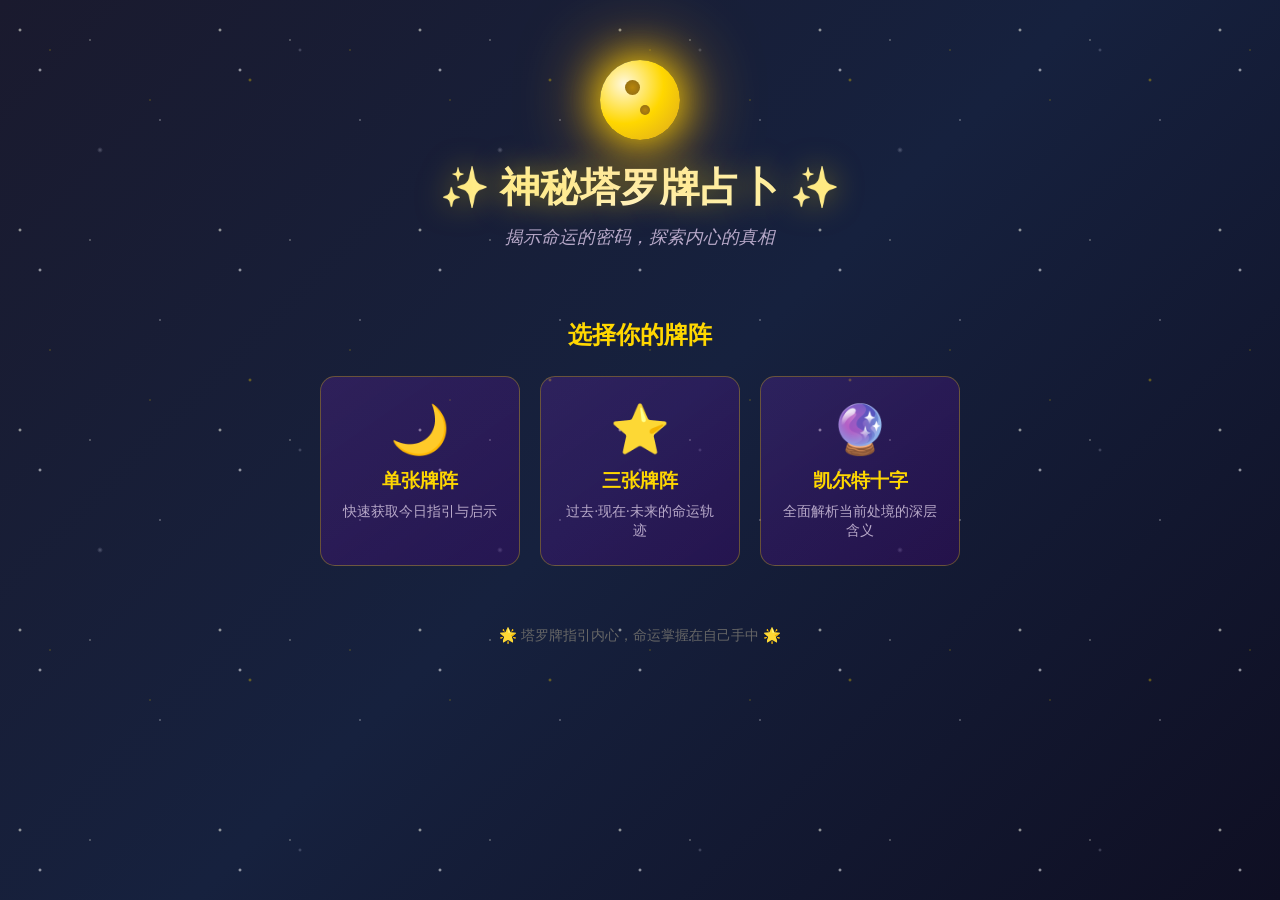
<file: tarot/index.html>
<!DOCTYPE html>
<html lang="zh-CN">
<head>
  <meta charset="UTF-8" />
  <meta name="viewport" content="width=device-width, initial-scale=1.0" />
  <title>神秘塔罗牌占卜</title>
  <link rel="stylesheet" href="styles.css" />
</head>
<body>
  <div class="stars"></div>
  <div class="stars2"></div>
  <div class="stars3"></div>

  <div class="container">
    <header class="header">
      <div class="moon">
        <div class="moon-crater"></div>
        <div class="moon-crater small"></div>
      </div>
      <h1>✨ 神秘塔罗牌占卜 ✨</h1>
      <p class="subtitle">揭示命运的密码，探索内心的真相</p>
    </header>

    <section class="spread-selection" id="spreadSelection">
      <h2>选择你的牌阵</h2>
      <div class="spread-options">
        <div class="spread-card" data-spread="single">
          <div class="spread-icon">🌙</div>
          <h3>单张牌阵</h3>
          <p>快速获取今日指引与启示</p>
        </div>
        <div class="spread-card" data-spread="three">
          <div class="spread-icon">⭐</div>
          <h3>三张牌阵</h3>
          <p>过去·现在·未来的命运轨迹</p>
        </div>
        <div class="spread-card" data-spread="celtic">
          <div class="spread-icon">🔮</div>
          <h3>凯尔特十字</h3>
          <p>全面解析当前处境的深层含义</p>
        </div>
      </div>
    </section>

    <section class="question-section" id="questionSection">
      <h2>在心中默念你的问题</h2>
      <textarea class="question-input" id="questionInput" placeholder="例如：我的爱情运势如何？未来事业走向怎样？" rows="3"></textarea>
      <button class="draw-btn" id="drawBtn">开始占卜</button>
    </section>

    <section class="card-area" id="cardArea">
      <div class="cards-layout" id="cardsLayout"></div>
    </section>

    <section class="reading-section" id="readingSection">
      <h2>🔮 塔罗解读</h2>
      <div class="reading-content" id="readingContent"></div>
      <button class="reset-btn" id="resetBtn">重新占卜</button>
    </section>

    <footer class="footer">
      <p>🌟 塔罗牌指引内心，命运掌握在自己手中 🌟</p>
    </footer>
  </div>

  <script src="tarot-data.js"></script>
  <script src="app.js"></script>
</body>
</html>
</file>
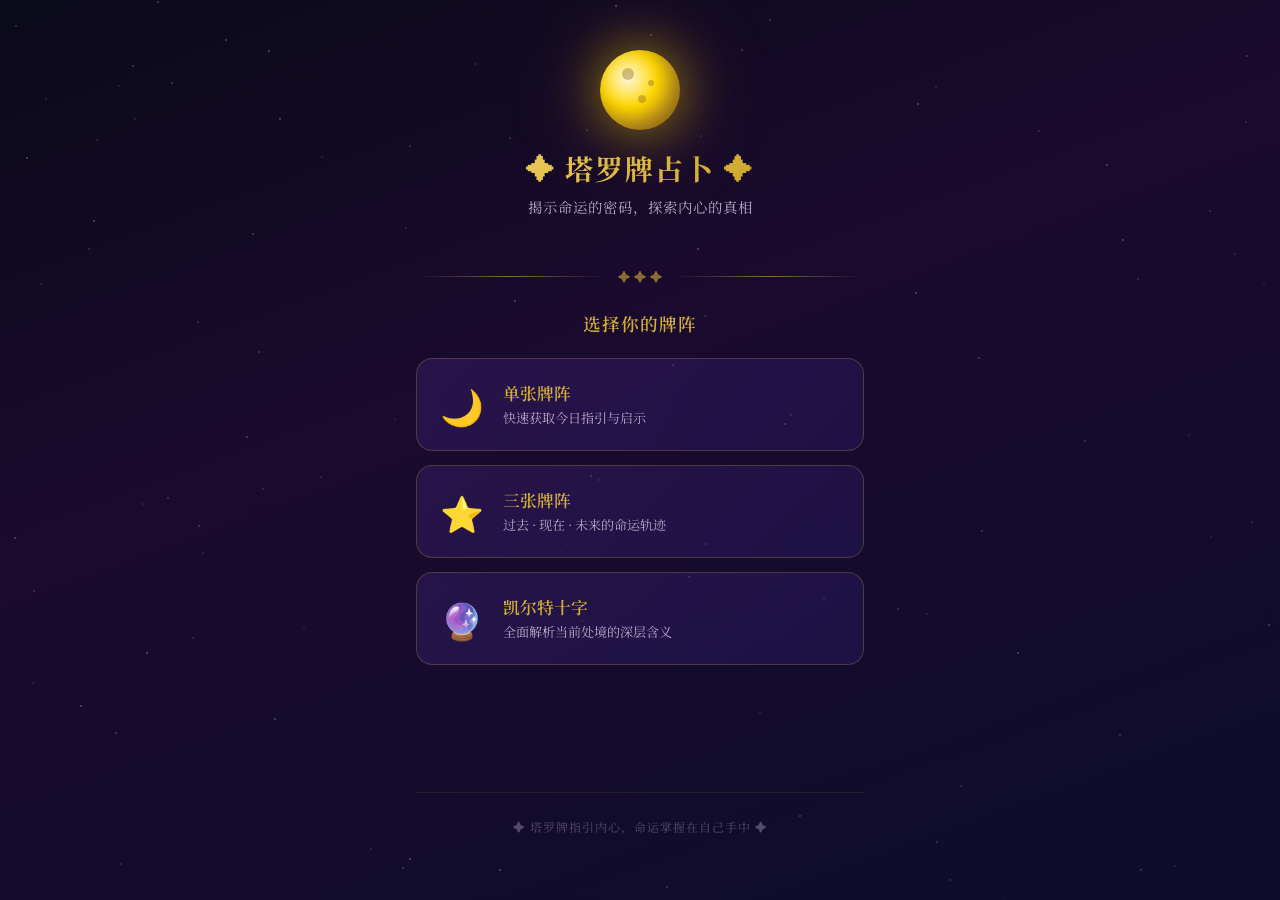
<file: tarot-mobile.html>
<!DOCTYPE html>
<html lang="zh-CN">
<head>
<meta charset="UTF-8">
<meta name="viewport" content="width=device-width, initial-scale=1.0">
<title>✦ 塔罗牌占卜 ✦</title>
<style>
@import url('https://fonts.googleapis.com/css2?family=Noto+Serif+SC:wght@400;600;700&display=swap');
*{margin:0;padding:0;box-sizing:border-box}
:root{
  --gold:#d4af37;
  --gold-light:#f5d76e;
  --purple-deep:#1a0a2e;
  --purple-mid:#2d1b69;
  --purple-light:#4a2c8a;
  --text:#f0e6d3;
  --text-muted:#b8a9c9;
  --card-bg:rgba(255,255,255,0.05);
}
html,body{height:100%;overflow-x:hidden}
body{
  font-family:'Noto Serif SC',-apple-system,BlinkMacSystemFont,'Segoe UI',sans-serif;
  background:linear-gradient(160deg,#0a0a1a 0%,#1a0a2e 40%,#0d0d2b 100%);
  color:var(--text);
  min-height:100vh;
}

/* Stars Background */
.stars{
  position:fixed;top:0;left:0;width:100%;height:100%;
  pointer-events:none;z-index:0;overflow:hidden;
}
.star{
  position:absolute;
  width:2px;height:2px;
  background:radial-gradient(circle,#fff 0%,transparent 70%);
  border-radius:50%;
  animation:twinkle var(--duration,3s) ease-in-out infinite;
  animation-delay:var(--delay,0s);
}
@keyframes twinkle{0%,100%{opacity:0.3}50%{opacity:1}}

/* Shooting star */
.shooting-star{
  position:absolute;
  width:100px;height:1px;
  background:linear-gradient(90deg,rgba(255,255,255,0.8),transparent);
  animation:shoot 3s linear infinite;
  top:20%;left:-100px;
  transform:rotate(-15deg);
}
@keyframes shoot{0%{transform:translateX(0) rotate(-15deg);opacity:1}100%{transform:translateX(1200px) rotate(-15deg);opacity:0}}

/* Main Container */
.app{
  max-width:480px;
  margin:0 auto;
  padding:20px 16px 40px;
  position:relative;
  z-index:1;
  min-height:100vh;
  display:flex;
  flex-direction:column;
}

/* Header */
.header{
  text-align:center;
  padding:30px 0 25px;
}
.moon{
  width:80px;height:80px;
  margin:0 auto 18px;
  background:radial-gradient(circle at 35% 35%,#fff8dc,#ffd700 40%,#daa520 70%,#b8860b);
  border-radius:50%;
  box-shadow:
    0 0 50px rgba(255,215,0,0.5),
    0 0 100px rgba(255,165,0,0.3),
    inset -8px -8px 20px rgba(0,0,0,0.3);
  position:relative;
  animation:moonGlow 4s ease-in-out infinite;
}
@keyframes moonGlow{0%,100%{box-shadow:0 0 50px rgba(255,215,0,0.5),0 0 100px rgba(255,165,0,0.3)}50%{box-shadow:0 0 70px rgba(255,215,0,0.7),0 0 120px rgba(255,165,0,0.5)}}
.moon-crater{
  position:absolute;
  background:rgba(139,105,20,0.4);
  border-radius:50%;
}
.moon-crater:nth-child(1){width:12px;height:12px;top:18px;left:22px}
.moon-crater:nth-child(2){width:8px;height:8px;top:45px;left:38px}
.moon-crater:nth-child(3){width:6px;height:6px;top:30px;left:48px}

h1{
  font-size:1.75rem;
  font-weight:700;
  letter-spacing:2px;
  background:linear-gradient(135deg,var(--gold-light),var(--gold),#b8860b,var(--gold-light));
  background-size:200% auto;
  -webkit-background-clip:text;
  -webkit-text-fill-color:transparent;
  background-clip:text;
  animation:shimmer 4s linear infinite;
  margin-bottom:8px;
}
@keyframes shimmer{0%{background-position:0% center}100%{background-position:200% center}}
.header-subtitle{
  color:var(--text-muted);
  font-size:0.9rem;
  font-weight:400;
  letter-spacing:1px;
}

/* Decorative Divider */
.divider{
  display:flex;
  align-items:center;
  justify-content:center;
  gap:12px;
  margin:25px 0;
  color:var(--gold);
  font-size:0.8rem;
  opacity:0.6;
}
.divider::before,.divider::after{
  content:'';
  flex:1;
  height:1px;
  background:linear-gradient(90deg,transparent,var(--gold),transparent);
}

/* Section Styles */
.section{
  display:none;
  animation:fadeIn 0.5s ease;
}
@keyframes fadeIn{from{opacity:0;transform:translateY(10px)}to{opacity:1;transform:translateY(0)}}
.section.active{display:block}

/* Spread Selection */
.spread-title{
  text-align:center;
  color:var(--gold);
  font-size:1.1rem;
  font-weight:600;
  margin-bottom:22px;
  letter-spacing:1px;
}
.spread-grid{
  display:flex;
  flex-direction:column;
  gap:14px;
}
.spread-card{
  background:linear-gradient(135deg,rgba(74,44,138,0.3),rgba(45,27,105,0.4));
  border:1px solid rgba(212,175,55,0.25);
  border-radius:16px;
  padding:20px;
  cursor:pointer;
  transition:all 0.3s ease;
  display:flex;
  align-items:center;
  gap:16px;
  position:relative;
  overflow:hidden;
}
.spread-card::before{
  content:'';
  position:absolute;
  top:0;left:0;right:0;bottom:0;
  background:linear-gradient(135deg,rgba(212,175,55,0.1),transparent);
  opacity:0;
  transition:opacity 0.3s;
}
.spread-card:hover,.spread-card:active{
  transform:translateY(-2px);
  border-color:var(--gold);
  box-shadow:0 8px 32px rgba(212,175,55,0.2);
}
.spread-card:hover::before,.spread-card:active::before{opacity:1}
.spread-card.selected{
  border-color:var(--gold);
  background:linear-gradient(135deg,rgba(74,44,138,0.5),rgba(45,27,105,0.6));
  box-shadow:0 0 25px rgba(212,175,55,0.3);
}
.spread-icon{
  font-size:2.2rem;
  width:50px;
  text-align:center;
  flex-shrink:0;
}
.spread-info h3{
  color:var(--gold);
  font-size:1.05rem;
  margin-bottom:4px;
  font-weight:600;
}
.spread-info p{
  color:var(--text-muted);
  font-size:0.82rem;
  line-height:1.4;
}

/* Question Section */
.question-section{
  padding:10px 0;
}
.question-title{
  text-align:center;
  color:var(--gold);
  font-size:1.15rem;
  font-weight:600;
  margin-bottom:20px;
}
.question-input{
  width:100%;
  min-height:120px;
  background:rgba(255,255,255,0.04);
  border:1px solid rgba(212,175,55,0.3);
  border-radius:12px;
  padding:16px;
  color:var(--text);
  font-size:1rem;
  font-family:inherit;
  resize:none;
  margin-bottom:20px;
  line-height:1.6;
  transition:all 0.3s;
}
.question-input:focus{
  outline:none;
  border-color:var(--gold);
  box-shadow:0 0 20px rgba(212,175,55,0.2);
  background:rgba(255,255,255,0.06);
}
.question-input::placeholder{color:rgba(184,169,201,0.5)}

/* Buttons */
.btn{
  width:100%;
  padding:16px 24px;
  border:none;
  border-radius:30px;
  font-size:1.05rem;
  font-weight:600;
  font-family:inherit;
  cursor:pointer;
  transition:all 0.3s ease;
  letter-spacing:1px;
}
.btn-primary{
  background:linear-gradient(135deg,var(--purple-light),var(--purple-mid));
  color:var(--gold);
  border:1px solid var(--gold);
  box-shadow:0 4px 20px rgba(212,175,55,0.2);
}
.btn-primary:hover{
  transform:translateY(-2px);
  box-shadow:0 6px 30px rgba(212,175,55,0.3);
}
.btn-primary:active{transform:translateY(0)}
.btn-primary:disabled{
  opacity:0.5;
  cursor:not-allowed;
  transform:none;
}
.btn-gold{
  background:linear-gradient(135deg,var(--gold),#b8860b);
  color:#1a0a2e;
  border:none;
  margin-top:15px;
}
.btn-gold:hover{
  box-shadow:0 0 30px rgba(212,175,55,0.4);
  transform:translateY(-2px);
}
.btn-outline{
  background:transparent;
  color:var(--gold);
  border:1px solid var(--gold);
  margin-top:20px;
}
.btn-outline:hover{
  background:rgba(212,175,55,0.1);
}

/* Card Area */
.card-area{
  padding:15px 0;
}
.cards-layout{
  display:flex;
  flex-wrap:wrap;
  justify-content:center;
  gap:16px;
  min-height:220px;
  padding:15px 0;
}
.card-slot{
  width:120px;
  perspective:1000px;
}
.card-wrapper{
  width:100%;
  height:180px;
  position:relative;
  transform-style:preserve-3d;
  transition:transform 0.8s cubic-bezier(0.4,0,0.2,1);
}
.card-wrapper.flipped{transform:rotateY(180deg)}
.card-face{
  position:absolute;
  width:100%;
  height:100%;
  backface-visibility:hidden;
  border-radius:12px;
  display:flex;
  flex-direction:column;
  align-items:center;
  justify-content:center;
  overflow:hidden;
}
.card-back{
  background:linear-gradient(145deg,#1e1e3f,#2d1b69);
  border:2px solid var(--gold);
  cursor:pointer;
  box-shadow:0 4px 20px rgba(0,0,0,0.4);
}
.card-back-design{
  width:70%;
  height:80%;
  border:1px solid rgba(212,175,55,0.4);
  border-radius:8px;
  display:flex;
  align-items:center;
  justify-content:center;
  flex-direction:column;
  gap:8px;
}
.card-back-design::before{
  content:'✦';
  font-size:2.5rem;
  color:var(--gold);
  text-shadow:0 0 20px rgba(212,175,55,0.6);
}
.card-back-design::after{
  content:'TAROT';
  font-size:0.7rem;
  letter-spacing:4px;
  color:var(--text-muted);
}
.card-back:active{
  box-shadow:0 0 30px rgba(212,175,55,0.5);
}
.card-front{
  background:linear-gradient(145deg,#2a1a4e,#1a0a2e);
  border:2px solid var(--gold);
  transform:rotateY(180deg);
  padding:12px;
  box-shadow:0 4px 20px rgba(0,0,0,0.4);
}
.card-image{font-size:2.5rem;margin-bottom:6px}
.card-name{
  color:var(--gold);
  font-size:0.85rem;
  font-weight:600;
  text-align:center;
  margin-bottom:3px;
}
.card-name-en{
  color:var(--text-muted);
  font-size:0.65rem;
  text-align:center;
}
.card-position-label{
  text-align:center;
  color:var(--text-muted);
  font-size:0.75rem;
  margin-top:10px;
  letter-spacing:1px;
}

/* Reading Section */
.reading-section{
  padding:10px 0 30px;
}
.reading-title{
  text-align:center;
  color:var(--gold);
  font-size:1.3rem;
  font-weight:600;
  margin-bottom:25px;
  letter-spacing:1px;
}
.summary-box{
  background:linear-gradient(135deg,rgba(212,175,55,0.1),rgba(74,44,138,0.2));
  border:1px solid rgba(212,175,55,0.4);
  border-radius:16px;
  padding:22px;
  margin-bottom:22px;
}
.summary-box h3{
  color:var(--gold);
  font-size:1.1rem;
  margin-bottom:14px;
  display:flex;
  align-items:center;
  gap:8px;
}
.summary-box p{
  line-height:1.8;
  color:var(--text);
  font-size:0.92rem;
}
.reading-card{
  background:linear-gradient(135deg,rgba(45,27,105,0.4),rgba(26,10,46,0.6));
  border:1px solid rgba(212,175,55,0.2);
  border-radius:14px;
  padding:18px;
  margin-bottom:14px;
}
.reading-card h3{
  color:var(--gold);
  font-size:1rem;
  margin-bottom:8px;
  display:flex;
  align-items:center;
  gap:8px;
}
.card-position{
  color:var(--text-muted);
  font-size:0.78rem;
  margin-bottom:12px;
  padding-bottom:10px;
  border-bottom:1px solid rgba(212,175,55,0.15);
}
.keywords{
  display:flex;
  flex-wrap:wrap;
  gap:6px;
  margin-bottom:12px;
}
.keyword-tag{
  background:rgba(212,175,55,0.15);
  color:var(--gold);
  padding:4px 10px;
  border-radius:20px;
  font-size:0.72rem;
  border:1px solid rgba(212,175,55,0.25);
}
.meaning{
  line-height:1.7;
  color:var(--text);
  font-size:0.88rem;
}
.meaning.reversed{color:#ff9999}

/* Footer */
.footer{
  text-align:center;
  padding:25px 15px;
  color:rgba(184,169,201,0.4);
  font-size:0.75rem;
  letter-spacing:1px;
  margin-top:auto;
  border-top:1px solid rgba(212,175,55,0.1);
}

/* Responsive */
@media(max-width:380px){
  .card-slot{width:100px}
  .card-wrapper{height:150px}
  .card-image{font-size:2rem}
}

/* Loading Animation */
.loading{
  display:flex;
  justify-content:center;
  align-items:center;
  padding:40px;
}
.loading-dot{
  width:12px;height:12px;
  background:var(--gold);
  border-radius:50%;
  margin:0 6px;
  animation:bounce 1.4s infinite ease-in-out both;
}
.loading-dot:nth-child(1){animation-delay:-0.32s}
.loading-dot:nth-child(2){animation-delay:-0.16s}
@keyframes bounce{0%,80%,100%{transform:scale(0)}40%{transform:scale(1)}}
</style>
</head>
<body>
<div class="stars" id="stars"></div>
<div class="app">
  <header class="header">
    <div class="moon">
      <div class="moon-crater"></div>
      <div class="moon-crater"></div>
      <div class="moon-crater"></div>
    </div>
    <h1>✦ 塔罗牌占卜 ✦</h1>
    <p class="header-subtitle">揭示命运的密码，探索内心的真相</p>
  </header>

  <div class="divider">✦ ✦ ✦</div>

  <!-- Spread Selection -->
  <section class="section active" id="spreadSelection">
    <h2 class="spread-title">选择你的牌阵</h2>
    <div class="spread-grid">
      <div class="spread-card" data-spread="single">
        <div class="spread-icon">🌙</div>
        <div class="spread-info">
          <h3>单张牌阵</h3>
          <p>快速获取今日指引与启示</p>
        </div>
      </div>
      <div class="spread-card" data-spread="three">
        <div class="spread-icon">⭐</div>
        <div class="spread-info">
          <h3>三张牌阵</h3>
          <p>过去 · 现在 · 未来的命运轨迹</p>
        </div>
      </div>
      <div class="spread-card" data-spread="celtic">
        <div class="spread-icon">🔮</div>
        <div class="spread-info">
          <h3>凯尔特十字</h3>
          <p>全面解析当前处境的深层含义</p>
        </div>
      </div>
    </div>
  </section>

  <!-- Question Section -->
  <section class="section" id="questionSection">
    <h2 class="question-title">在心中默念你的问题</h2>
    <textarea class="question-input" id="questionInput" placeholder="请输入你想问的问题..."></textarea>
    <button class="btn btn-primary" id="drawBtn">开始占卜</button>
  </section>

  <!-- Card Area -->
  <section class="section" id="cardArea">
    <div class="cards-layout" id="cardsLayout"></div>
    <button class="btn btn-gold" id="flipAllBtn" onclick="flipAllCards()" style="display:none">✨ 一键翻转所有牌</button>
  </section>

  <!-- Reading Section -->
  <section class="section" id="readingSection">
    <h2 class="reading-title">🔮 塔罗解读</h2>
    <div class="reading-content" id="readingContent"></div>
    <button class="btn btn-outline" id="resetBtn">重新占卜</button>
  </section>

  <footer class="footer">
    <p>✦ 塔罗牌指引内心，命运掌握在自己手中 ✦</p>
  </footer>
</div>

<script>
// Tarot Cards Data
const tarotCards = [
  {id:0,name:"愚者",en:"The Fool",num:"0",img:"🃏",kws:["新的开始","冒险","天真","自由"],up:"新的开始，冒险精神，无限可能。愚者代表人生起点，勇敢迈出第一步，相信宇宙指引。",rev:"鲁莽行事，缺乏计划。提醒你要谨慎，不要过于冲动。",elem:"风",kw:"新的旅程"},
  {id:1,name:"魔术师",en:"The Magician",num:"I",img:"🎩",kws:["创造力","意志","技巧","行动"],up:"拥有实现目标的一切资源。创造力与意志力兼备，是转化想法为现实的最佳时机。",rev:"能力被误用，欺骗，缺乏方向。注意是否虚耗精力或被误导。",elem:"水星",kw:"创造之力"},
  {id:2,name:"女祭司",en:"The High Priestess",num:"II",img:"🌙",kws:["直觉","神秘","潜意识","智慧"],up:"倾听内心声音，直觉正在指引你。秘密即将揭晓，相信你的第六感。",rev:"忽视直觉，被表象迷惑。重新连接内在智慧。",elem:"月亮",kw:"内在智慧"},
  {id:3,name:"皇后",en:"The Empress",num:"III",img:"👑",kws:["丰饶","美丽","母性","创造"],up:"丰收与创造力的象征。艺术、爱情、生育方面将有收获，享受丰盛美好。",rev:"创造力受阻，依赖性强。关注自己需求，不要过度付出。",elem:"金星",kw:"丰盛创造"},
  {id:4,name:"皇帝",en:"The Emperor",num:"IV",img:"⚔️",kws:["权威","结构","控制","稳定"],up:"建立秩序与规则的时刻。展现领导力，用理性掌控局面，稳定带来力量。",rev:"过度控制，固执僵化。平衡控制与灵活，避免独断。",elem:"白羊座",kw:"权威掌控"},
  {id:5,name:"教皇",en:"The Hierophant",num:"V",img:"🔑",kws:["传统","信仰","指导","学习"],up:"寻求传统智慧和精神指导。贵人相助，在信仰教育方面有收获。",rev:"打破传统，质疑权威。可以走自己的路。",elem:"金牛座",kw:"智慧指引"},
  {id:6,name:"恋人",en:"The Lovers",num:"VI",img:"💕",kws:["爱情","选择","和谐","联合"],up:"重要情感选择出现。跟随内心声音，无论是爱情还是人生抉择。",rev:"关系失衡，错误选择。反思问题，做出正确选择。",elem:"双子座",kw:"情感选择"},
  {id:7,name:"战车",en:"The Chariot",num:"VII",img:"🏇",kws:["胜利","意志","征服","前进"],up:"通过意志力克服困难，取得胜利。坚定目标，克服障碍到达成功彼岸。",rev:"失去控制，方向不明。重新审视目标，找回内在平衡。",elem:"巨蟹座",kw:"意志胜利"},
  {id:8,name:"力量",en:"Strength",num:"VIII",img:"🦁",kws:["勇气","耐心","内在力量","慈悲"],up:"用内在力量而非暴力面对挑战。勇气与耐心结合将帮助你克服困难。",rev:"内心恐惧，缺乏勇气。找到内在力量源泉，相信自己。",elem:"狮子座",kw:"内在力量"},
  {id:9,name:"隐者",en:"The Hermit",num:"IX",img:"🏔️",kws:["独处","内省","智慧","寻找"],up:"内省与独处的时期。远离喧嚣，寻找内心答案，智慧来自沉默与反思。",rev:"过度孤立，逃避现实。适当社交，不要过度封闭。",elem:"处女座",kw:"内在探索"},
  {id:10,name:"命运之轮",en:"Wheel of Fortune",num:"X",img:"☸️",kws:["命运","变化","机遇","循环"],up:"命运的转折点，好运即将降临。接受变化，新机遇在等待。",rev:"厄运，停滞，抗拒变化。顺应命运变化，不要顽固抵抗。",elem:"木星",kw:"命运转折"},
  {id:11,name:"正义",en:"Justice",num:"XI",img:"⚖️",kws:["公正","平衡","因果","真理"],up:"公正与平衡的时刻。行为将得到公平回报，因果法则发挥作用。",rev:"不公，偏见，逃避责任。行事要公正，承担应负责任。",elem:"天秤座",kw:"公正平衡"},
  {id:12,name:"倒吊人",en:"The Hanged Man",num:"XII",img:"🙃",kws:["牺牲","等待","换位","觉悟"],up:"暂时停顿与牺牲，换角度看世界。等待更好时机，放下执念。",rev:"无谓牺牲，拖延，不愿改变。停止无效等待，采取行动。",elem:"海王星",kw:"换位觉悟"},
  {id:13,name:"死神",en:"Death",num:"XIII",img:"💀",kws:["结束","转变","新生","放下"],up:"旧事物终结带来新开始。放手过去，拥抱改变，新篇章开启。",rev:"抗拒改变，停滞不前。接受变化，它是成长的必经之路。",elem:"天蝎座",kw:"蜕变新生"},
  {id:14,name:"节制",en:"Temperance",num:"XIV",img:"🏺",kws:["平衡","耐心","调和","和谐"],up:"保持平衡与节制，找到和谐之道。耐心是美德，适度带来最好结果。",rev:"失衡，极端，缺乏耐心。回归平衡，避免走极端。",elem:"射手座",kw:"和谐平衡"},
  {id:15,name:"恶魔",en:"The Devil",num:"XV",img:"😈",kws:["束缚","欲望","物质","诱惑"],up:"可能受到束缚或诱惑。审视执念，它们可能正在限制你的自由。",rev:"挣脱束缚，获得自由。放下执念，重获内心自由。",elem:"摩羯座",kw:"破除束缚"},
  {id:16,name:"塔",en:"The Tower",num:"XVI",img:"🗼",kws:["突变","颠覆","觉醒","重建"],up:"突如其来的变化带来冲击，但这是必要的打破与重建。",rev:"避免灾难，延迟变化。虽然变化痛苦，结果是积极的。",elem:"火星",kw:"破旧立新"},
  {id:17,name:"星星",en:"The Star",num:"XVII",img:"⭐",kws:["希望","灵感","治愈","指引"],up:"黑暗后的希望之光。重新找回信心，未来充满希望，灵感降临。",rev:"失去希望，缺乏信心。相信未来，希望就在前方。",elem:"水瓶座",kw:"希望之光"},
  {id:18,name:"月亮",en:"The Moon",num:"XVIII",img:"🌕",kws:["幻象","潜意识","恐惧","直觉"],up:"面对内心恐惧和幻象。不要被表象迷惑，相信直觉，穿越迷雾。",rev:"走出迷茫，看清真相。黑暗终将过去，真相会大白。",elem:"双鱼座",kw:"穿越迷雾"},
  {id:19,name:"太阳",en:"The Sun",num:"XIX",img:"☀️",kws:["快乐","成功","活力","光明"],up:"最积极的牌之一，带来快乐与成功。一切向好的方向发展，享受光明。",rev:"暂时受阻，乐观不足。不要过于自信，保持清醒判断。",elem:"太阳",kw:"光明快乐"},
  {id:20,name:"审判",en:"Judgement",num:"XX",img:"📯",kws:["觉醒","重生","反思","召唤"],up:"灵魂觉醒与重生。反思过去，接受召唤，迎来人生新篇章。",rev:"自我否定，逃避反省。勇敢面对过去，才能走向未来。",elem:"火",kw:"灵魂觉醒"},
  {id:21,name:"世界",en:"The World",num:"XXI",img:"🌍",kws:["完成","成就","圆满","旅程"],up:"周期完美结束，达成目标。享受成功喜悦，准备好迎接新旅程。",rev:"未完成，拖延。完成收尾工作，让旅程完美结束。",elem:"土",kw:"圆满达成"}
];

const spreads = {
  single: {name:"单张牌阵",positions:["今日指引"],maxCards:1},
  three: {name:"三张牌阵",positions:["过去","现在","未来"],maxCards:3},
  celtic: {name:"凯尔特十字",positions:["现状","挑战","基础","过去","最佳可能","未来","自我","环境","希望与恐惧","最终结果"],maxCards:10}
};

const state = {selectedSpread:null,drawnCards:[],phase:'select'};

// Generate Stars
function generateStars() {
  const container = document.getElementById('stars');
  for(let i=0;i<100;i++){
    const star = document.createElement('div');
    star.className = 'star';
    star.style.left = Math.random()*100 + '%';
    star.style.top = Math.random()*100 + '%';
    star.style.setProperty('--duration',(2+Math.random()*4)+'s');
    star.style.setProperty('--delay',Math.random()*3+'s');
    star.style.opacity = 0.3+Math.random()*0.7;
    container.appendChild(star);
  }
}
generateStars();

// Initialize
document.addEventListener('DOMContentLoaded',() => {
  document.querySelectorAll('.spread-card').forEach(card => {
    card.addEventListener('click',() => {
      document.querySelectorAll('.spread-card').forEach(c => c.classList.remove('selected'));
      card.classList.add('selected');
      state.selectedSpread = card.dataset.spread;
      document.getElementById('spreadSelection').classList.remove('active');
      document.getElementById('questionSection').classList.add('active');
      state.phase = 'question';
    });
  });
  document.getElementById('drawBtn').addEventListener('click', startDraw);
  document.getElementById('resetBtn').addEventListener('click',() => location.reload());
});

function startDraw() {
  const question = document.getElementById("questionInput").value.trim();
  if(!question) {
    alert("请先输入你想要占卜的问题！");
    return;
  }
  const spread = spreads[state.selectedSpread];
  document.getElementById("questionSection").classList.remove('active');
  document.getElementById("cardArea").classList.add('active');
  state.phase = "drawing";
  state.drawnCards = [];
  const shuffled = [...tarotCards].sort(() => Math.random() - 0.5);
  const layout = document.getElementById("cardsLayout");
  layout.innerHTML = "";
  for(let i=0;i<spread.maxCards;i++){
    const card = shuffled[i];
    const isReversed = Math.random() > 0.5;
    state.drawnCards.push({...card,isReversed});
    const slot = document.createElement("div");
    slot.className = "card-slot";
    slot.innerHTML = `<div class="card-wrapper" id="card-${i}"><div class="card-face card-back" onclick="flipCard(${i})"><div class="card-back-design"></div></div><div class="card-face card-front"><div class="card-image">${card.img}</div><div class="card-name">${card.name}</div><div class="card-name-en">${card.en}</div></div></div><div class="card-position-label">${spread.positions[i]}</div>`;
    layout.appendChild(slot);
  }
  const flipBtn = document.getElementById("flipAllBtn");
  if(spread.maxCards > 1){
    flipBtn.style.display = 'block';
  } else {
    flipBtn.style.display = 'none';
  }
}

function flipAllCards() {
  const cards = state.drawnCards;
  cards.forEach((_,i) => {
    setTimeout(() => {
      const card = document.getElementById("card-"+i);
      if(card && !card.classList.contains("flipped")){
        card.classList.add("flipped");
        if(document.querySelectorAll(".card-wrapper.flipped").length === cards.length){
          setTimeout(showReading,800);
        }
      }
    },i*200);
  });
}

function flipCard(index) {
  const card = document.getElementById('card-'+index);
  if(!card.classList.contains('flipped')){
    card.classList.add('flipped');
    if(document.querySelectorAll('.card-wrapper.flipped').length === state.drawnCards.length){
      setTimeout(showReading,1000);
    }
  }
}

function showReading() {
  document.getElementById('cardArea').classList.remove('active');
  document.getElementById('readingSection').classList.add('active');
  state.phase = 'reading';
  const spread = spreads[state.selectedSpread];
  const content = document.getElementById('readingContent');
  content.innerHTML = '';
  const summary = document.createElement('div');
  summary.className = 'summary-box';
  const cards = state.drawnCards;
  const keywords = cards.flatMap(c => c.kws);
  const uniqueKws = [...new Set(keywords)];
  let summaryText = '';
  if(state.selectedSpread === 'single'){
    summaryText = '你今天抽到的是「'+cards[0].name+'」'+(cards[0].isReversed?'（逆位）':'（正位）')+'。<br><br>'+cards[0].up;
  } else if(state.selectedSpread === 'three'){
    summaryText = '过去抽到「'+cards[0].name+'」，现在抽到「'+cards[1].name+'」，未来抽到「'+cards[2].name+'」。<br><br>这三张牌告诉你，<strong>'+uniqueKws.slice(0,3).join('、')+'</strong>是你当前需要关注的主题。<br><br>请结合每张牌的具体解读，理解命运给你的指引。';
  } else {
    summaryText = '凯尔特十字牌阵为你揭示了完整的命运图景。<br><br>核心主题是：<strong>'+uniqueKws.slice(0,2).join('与')+'</strong>。<br><br>请仔细阅读每张牌的位置解读，它们将为你指明方向。';
  }
  summary.innerHTML = '<h3>🔮 综合解读</h3><p>'+summaryText+'</p>';
  content.appendChild(summary);
  cards.forEach((card,index) => {
    const cardReading = document.createElement('div');
    cardReading.className = 'reading-card';
    cardReading.innerHTML = '<h3>'+card.img+' '+card.name+' '+(card.isReversed?'(逆位)':'(正位)')+'</h3><p class="card-position">位置：'+spread.positions[index]+' — '+card.kw+'</p><div class="keywords">'+card.kws.map(k=>'<span class="keyword-tag">'+k+'</span>').join('')+'</div><p class="meaning'+(card.isReversed?' reversed':'')+'">'+(card.isReversed?card.rev:card.up)+'</p>';
    content.appendChild(cardReading);
  });
}

document.addEventListener('keydown',e => {if(e.key==='Escape')location.reload();});
</script>
</body>
</html>
</file>
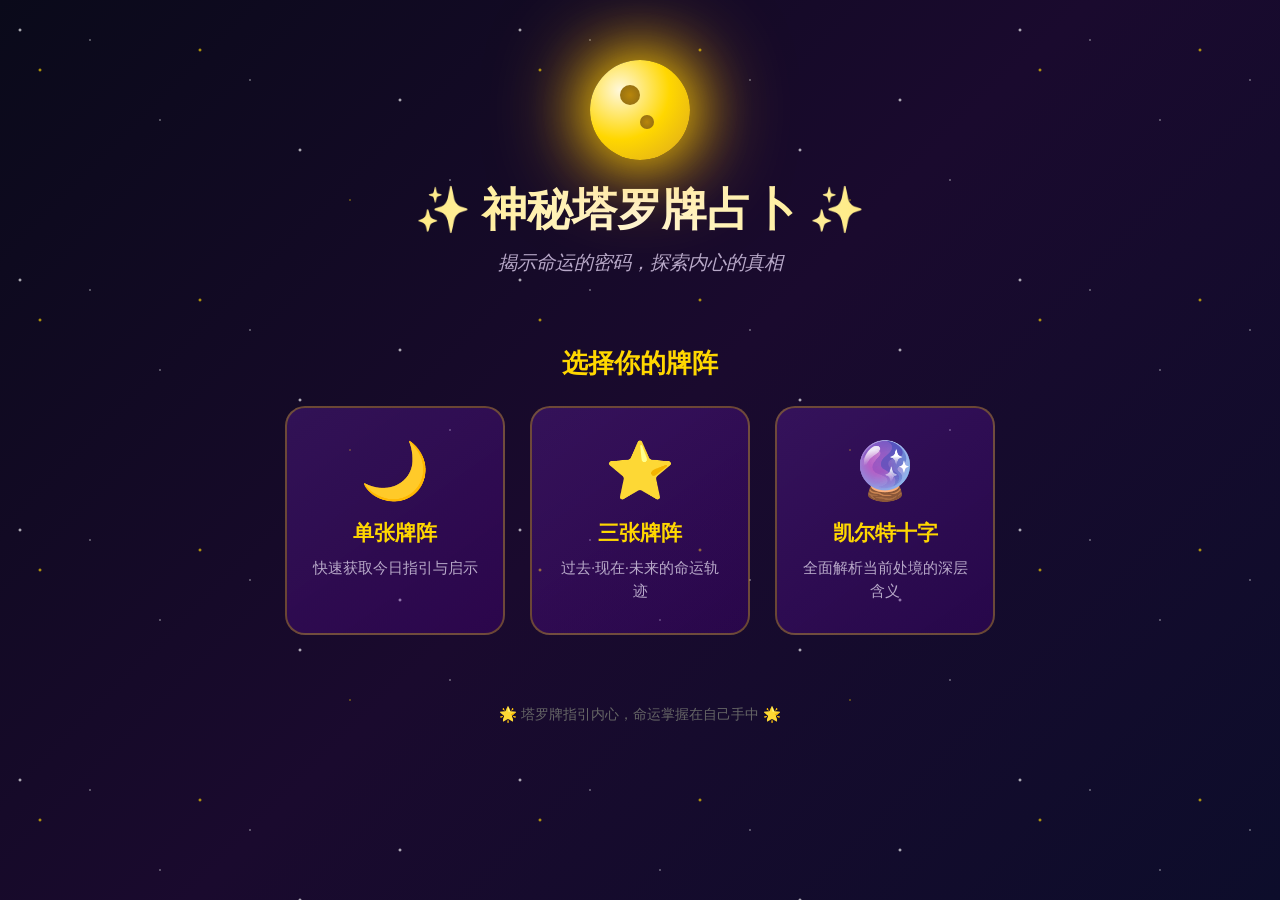
<file: tarot/tarot-website.html>
<!DOCTYPE html>
<html lang="zh-CN">
<head>
    <meta charset="UTF-8">
    <meta name="viewport" content="width=device-width, initial-scale=1.0">
    <title>神秘塔罗牌占卜 - 命运之镜</title>
    <style>
        * { margin: 0; padding: 0; box-sizing: border-box; }
        body {
            font-family: 'Georgia', 'SimSun', serif;
            background: linear-gradient(135deg, #0a0a1a 0%, #1a0a2e 50%, #0d0d2b 100%);
            min-height: 100vh;
            color: #e8d5b7;
            overflow-x: hidden;
        }
        .stars {
            position: fixed; top: 0; left: 0; width: 100%; height: 100%;
            pointer-events: none; z-index: 0;
            background-image:
                radial-gradient(2px 2px at 20px 30px, #fff, transparent),
                radial-gradient(2px 2px at 40px 70px, #ffd700, transparent),
                radial-gradient(1px 1px at 90px 40px, #fff, transparent),
                radial-gradient(1px 1px at 160px 120px, #fff, transparent),
                radial-gradient(2px 2px at 200px 50px, #ffd700, transparent),
                radial-gradient(1px 1px at 250px 80px, #fff, transparent),
                radial-gradient(2px 2px at 300px 150px, #fff, transparent),
                radial-gradient(1px 1px at 350px 200px, #ffd700, transparent),
                radial-gradient(2px 2px at 400px 100px, #fff, transparent),
                radial-gradient(1px 1px at 450px 180px, #fff, transparent);
            background-repeat: repeat;
            background-size: 500px 250px;
            animation: twinkle 4s ease-in-out infinite;
        }
        @keyframes twinkle {
            0%, 100% { opacity: 0.8; }
            50% { opacity: 0.4; }
        }
        .container {
            max-width: 1200px; margin: 0 auto; padding: 20px;
            position: relative; z-index: 1;
        }
        .header {
            text-align: center; padding: 40px 20px;
        }
        .moon {
            width: 100px; height: 100px;
            background: radial-gradient(circle at 30% 30%, #fff8dc, #ffd700, #daa520);
            border-radius: 50%; margin: 0 auto 20px;
            box-shadow: 0 0 60px #ffd700, 0 0 100px #ffa500;
            position: relative;
        }
        .moon::before, .moon::after {
            content: ''; position: absolute;
            background: radial-gradient(circle, #b8860b, #8b6914);
            border-radius: 50%;
        }
        .moon::before { width: 20px; height: 20px; top: 25px; left: 30px; }
        .moon::after { width: 14px; height: 14px; top: 55px; left: 50px; }
        h1 {
            font-size: 2.8rem;
            background: linear-gradient(90deg, #ffd700, #fff8dc, #ffd700);
            -webkit-background-clip: text; -webkit-text-fill-color: transparent;
            background-clip: text; margin-bottom: 10px;
        }
        .subtitle { color: #b8a9c9; font-size: 1.2rem; font-style: italic; }
        .spread-selection { text-align: center; padding: 30px 20px; }
        .spread-selection h2 { color: #ffd700; margin-bottom: 25px; font-size: 1.6rem; }
        .spread-options {
            display: flex; justify-content: center; gap: 25px; flex-wrap: wrap;
        }
        .spread-card {
            background: linear-gradient(145deg, rgba(138, 43, 226, 0.25), rgba(75, 0, 130, 0.35));
            border: 2px solid rgba(255, 215, 0, 0.3);
            border-radius: 20px; padding: 30px 25px;
            width: 220px; cursor: pointer; transition: all 0.4s ease;
        }
        .spread-card:hover {
            transform: translateY(-15px) scale(1.05);
            box-shadow: 0 15px 40px rgba(255, 215, 0, 0.4);
            border-color: #ffd700;
        }
        .spread-card.selected {
            border-color: #ffd700;
            box-shadow: 0 0 30px rgba(255, 215, 0, 0.6);
            background: linear-gradient(145deg, rgba(138, 43, 226, 0.5), rgba(75, 0, 130, 0.6));
        }
        .spread-icon { font-size: 3.5rem; margin-bottom: 15px; }
        .spread-card h3 { color: #ffd700; margin-bottom: 10px; font-size: 1.3rem; }
        .spread-card p { color: #b8a9c9; font-size: 0.95rem; line-height: 1.5; }
        .question-section {
            text-align: center; padding: 40px 20px; display: none;
        }
        .question-section h2 { color: #ffd700; margin-bottom: 20px; }
        .question-input {
            width: 100%; max-width: 600px; height: 120px;
            background: rgba(255, 255, 255, 0.05);
            border: 2px solid rgba(255, 215, 0, 0.4);
            border-radius: 15px; padding: 20px;
            color: #e8d5b7; font-size: 1.1rem; resize: none;
            margin-bottom: 25px; transition: all 0.3s ease;
        }
        .question-input::placeholder { color: #666; }
        .question-input:focus {
            outline: none; border-color: #ffd700;
            box-shadow: 0 0 25px rgba(255, 215, 0, 0.4);
        }
        .draw-btn {
            background: linear-gradient(145deg, #8a2be2, #4b0082);
            color: #ffd700; border: 2px solid #ffd700;
            border-radius: 35px; padding: 18px 60px;
            font-size: 1.3rem; cursor: pointer; transition: all 0.3s ease;
            font-family: inherit;
        }
        .draw-btn:hover {
            background: linear-gradient(145deg, #9a4bff, #5b00a2);
            box-shadow: 0 0 40px rgba(255, 215, 0, 0.6);
            transform: scale(1.08);
        }
        .card-area { padding: 50px 20px; display: none; }
        .cards-layout {
            display: flex; justify-content: center; align-items: center;
            flex-wrap: wrap; gap: 35px; min-height: 400px;
        }
        .card-slot {
            position: relative; width: 150px; height: 240px;
            perspective: 1200px;
        }
        .card-wrapper {
            width: 100%; height: 100%; position: relative;
            transform-style: preserve-3d; transition: transform 1s ease;
        }
        .card-wrapper.flipped { transform: rotateY(180deg); }
        .card-front, .card-back {
            position: absolute; width: 100%; height: 100%;
            backface-visibility: hidden; border-radius: 12px;
            display: flex; flex-direction: column;
            align-items: center; justify-content: center;
        }
        .card-back {
            background: linear-gradient(145deg, #1a1a4e, #2d1b69);
            border: 3px solid #ffd700; cursor: pointer;
        }
        .card-back::before {
            content: '✦'; font-size: 3.5rem; color: #ffd700;
        }
        .card-back::after {
            content: '塔罗牌'; font-size: 1.1rem; color: #b8a9c9; margin-top: 12px;
        }
        .card-back:hover { box-shadow: 0 0 30px rgba(255, 215, 0, 0.6); }
        .card-front {
            background: linear-gradient(145deg, #2d1b69, #1a1a4e);
            border: 3px solid #ffd700; transform: rotateY(180deg);
            padding: 15px; text-align: center;
        }
        .card-front .card-image { font-size: 3.5rem; margin-bottom: 8px; }
        .card-front .card-name { color: #ffd700; font-size: 1rem; font-weight: bold; }
        .card-front .card-name-en { color: #b8a9c9; font-size: 0.75rem; margin-top: 3px; }
        .card-slot-label {
            position: absolute; bottom: -30px; left: 50%;
            transform: translateX(-50%); color: #b8a9c9;
            font-size: 0.85rem; white-space: nowrap;
        }
        .reading-section { padding: 50px 20px; display: none; text-align: center; }
        .reading-section h2 { color: #ffd700; margin-bottom: 35px; font-size: 2rem; }
        .reading-content {
            max-width: 850px; margin: 0 auto 40px; text-align: left;
        }
        .reading-card {
            background: linear-gradient(145deg, rgba(138, 43, 226, 0.2), rgba(75, 0, 130, 0.3));
            border: 1px solid rgba(255, 215, 0, 0.4);
            border-radius: 18px; padding: 30px; margin-bottom: 25px;
            animation: fadeInUp 0.6s ease forwards;
        }
        .reading-card:nth-child(1) { animation-delay: 0.1s; }
        .reading-card:nth-child(2) { animation-delay: 0.2s; }
        .reading-card:nth-child(3) { animation-delay: 0.3s; }
        .reading-card:nth-child(4) { animation-delay: 0.4s; }
        .reading-card:nth-child(5) { animation-delay: 0.5s; }
        @keyframes fadeInUp {
            from { opacity: 0; transform: translateY(30px); }
            to { opacity: 1; transform: translateY(0); }
        }
        .reading-card h3 { color: #ffd700; margin-bottom: 12px; font-size: 1.4rem; }
        .card-position { color: #b8a9c9; font-size: 0.9rem; margin-bottom: 18px; }
        .keywords { display: flex; flex-wrap: wrap; gap: 10px; margin-bottom: 18px; }
        .keyword-tag {
            background: rgba(255, 215, 0, 0.25); color: #ffd700;
            padding: 5px 15px; border-radius: 20px; font-size: 0.85rem;
        }
        .meaning { line-height: 1.9; color: #e8d5b7; font-size: 1.05rem; }
        .meaning.reversed { color: #ff9999; }
        .summary-box {
            background: linear-gradient(145deg, rgba(255, 215, 0, 0.1), rgba(138, 43, 226, 0.15));
            border: 2px solid rgba(255, 215, 0, 0.5);
            border-radius: 20px; padding: 35px; margin-bottom: 30px;
        }
        .summary-box h3 { color: #ffd700; margin-bottom: 15px; font-size: 1.5rem; }
        .summary-box p { line-height: 1.9; color: #e8d5b7; font-size: 1.1rem; }
        .reset-btn {
            background: transparent; color: #ffd700;
            border: 2px solid #ffd700; border-radius: 30px;
            padding: 15px 50px; font-size: 1.1rem; cursor: pointer;
            transition: all 0.3s ease; font-family: inherit;
        }
        .reset-btn:hover {
            background: rgba(255, 215, 0, 0.15);
            box-shadow: 0 0 25px rgba(255, 215, 0, 0.4);
        }
        .footer {
            text-align: center; padding: 40px;
            color: #666; font-size: 0.9rem;
        }
        @media (max-width: 768px) {
            h1 { font-size: 2rem; }
            .spread-card { width: 160px; padding: 20px 15px; }
            .card-slot { width: 120px; height: 190px; }
            .card-front .card-image { font-size: 2.5rem; }
        }
        .loading-overlay {
            position: fixed; top: 0; left: 0; width: 100%; height: 100%;
            background: rgba(10, 10, 26, 0.9); display: none;
            justify-content: center; align-items: center; z-index: 1000;
        }
        .loading-overlay.active { display: flex; }
        .loading-content { text-align: center; }
        .loading-content::before {
            content: '🔮'; font-size: 5rem;
            animation: pulse 1.5s ease-in-out infinite;
            display: block;
        }
        @keyframes pulse {
            0%, 100% { transform: scale(1); opacity: 1; }
            50% { transform: scale(1.3); opacity: 0.7; }
        }
        .loading-content p { color: #b8a9c9; margin-top: 20px; font-size: 1.2rem; }
    </style>
</head>
<body>
    <div class="stars"></div>
    <div class="loading-overlay" id="loadingOverlay">
        <div class="loading-content">
            <p>命运之轮正在转动...</p>
        </div>
    </div>
    <div class="container">
        <header class="header">
            <div class="moon"></div>
            <h1>✨ 神秘塔罗牌占卜 ✨</h1>
            <p class="subtitle">揭示命运的密码，探索内心的真相</p>
        </header>
        <section class="spread-selection" id="spreadSelection">
            <h2>选择你的牌阵</h2>
            <div class="spread-options">
                <div class="spread-card" data-spread="single">
                    <div class="spread-icon">🌙</div>
                    <h3>单张牌阵</h3>
                    <p>快速获取今日指引与启示</p>
                </div>
                <div class="spread-card" data-spread="three">
                    <div class="spread-icon">⭐</div>
                    <h3>三张牌阵</h3>
                    <p>过去·现在·未来的命运轨迹</p>
                </div>
                <div class="spread-card" data-spread="celtic">
                    <div class="spread-icon">🔮</div>
                    <h3>凯尔特十字</h3>
                    <p>全面解析当前处境的深层含义</p>
                </div>
            </div>
        </section>
        <section class="question-section" id="questionSection">
            <h2>在心中默念你的问题</h2>
            <textarea class="question-input" id="questionInput" placeholder="例如：我的爱情运势如何？未来事业走向怎样？"></textarea>
            <button class="draw-btn" id="drawBtn">开始占卜</button>
        </section>
        <section class="card-area" id="cardArea">
            <div class="cards-layout" id="cardsLayout"></div>
        </section>
        <section class="reading-section" id="readingSection">
            <h2>🔮 塔罗解读</h2>
            <div class="reading-content" id="readingContent"></div>
            <button class="reset-btn" id="resetBtn">重新占卜</button>
        </section>
        <footer class="footer">
            <p>🌟 塔罗牌指引内心，命运掌握在自己手中 🌟</p>
        </footer>
    </div>
    <script>
const tarotCards = [
  { id:0, name:"愚者", en:"The Fool", num:"0", img:"🃏", kws:["新的开始","冒险","天真","自由"], up:"新的开始，冒险精神，无限可能。愚者代表人生起点，勇敢迈出第一步，相信宇宙指引。", rev:"鲁莽行事，缺乏计划。提醒你要谨慎，不要过于冲动。", elem:"风", kw:"新的旅程" },
  { id:1, name:"魔术师", en:"The Magician", num:"I", img:"🎩", kws:["创造力","意志","技巧","行动"], up:"拥有实现目标的一切资源。创造力与意志力兼备，是转化想法为现实的最佳时机。", rev:"能力被误用，欺骗，缺乏方向。注意是否虚耗精力或被误导。", elem:"水星", kw:"创造之力" },
  { id:2, name:"女祭司", en:"The High Priestess", num:"II", img:"🌙", kws:["直觉","神秘","潜意识","智慧"], up:"倾听内心声音，直觉正在指引你。秘密即将揭晓，相信你的第六感。", rev:"忽视直觉，被表象迷惑。重新连接内在智慧。", elem:"月亮", kw:"内在智慧" },
  { id:3, name:"皇后", en:"The Empress", num:"III", img:"👑", kws:["丰饶","美丽","母性","创造"], up:"丰收与创造力的象征。艺术、爱情、生育方面将有收获，享受丰盛美好。", rev:"创造力受阻，依赖性强。关注自己需求，不要过度付出。", elem:"金星", kw:"丰盛创造" },
  { id:4, name:"皇帝", en:"The Emperor", num:"IV", img:"⚔️", kws:["权威","结构","控制","稳定"], up:"建立秩序与规则的时刻。展现领导力，用理性掌控局面，稳定带来力量。", rev:"过度控制，固执僵化。平衡控制与灵活，避免独断。", elem:"白羊座", kw:"权威掌控" },
  { id:5, name:"教皇", en:"The Hierophant", num:"V", img:"🔑", kws:["传统","信仰","指导","学习"], up:"寻求传统智慧和精神指导。贵人相助，在信仰教育方面有收获。", rev:"打破传统，质疑权威。可以走自己的路。", elem:"金牛座", kw:"智慧指引" },
  { id:6, name:"恋人", en:"The Lovers", num:"VI", img:"💕", kws:["爱情","选择","和谐","联合"], up:"重要情感选择出现。跟随内心声音，无论是爱情还是人生抉择。", rev:"关系失衡，错误选择。反思问题，做出正确选择。", elem:"双子座", kw:"情感选择" },
  { id:7, name:"战车", en:"The Chariot", num:"VII", img:"🏇", kws:["胜利","意志","征服","前进"], up:"通过意志力克服困难，取得胜利。坚定目标，克服障碍到达成功彼岸。", rev:"失去控制，方向不明。重新审视目标，找回内在平衡。", elem:"巨蟹座", kw:"意志胜利" },
  { id:8, name:"力量", en:"Strength", num:"VIII", img:"🦁", kws:["勇气","耐心","内在力量","慈悲"], up:"用内在力量而非暴力面对挑战。勇气与耐心结合将帮助你克服困难。", rev:"内心恐惧，缺乏勇气。找到内在力量源泉，相信自己。", elem:"狮子座", kw:"内在力量" },
  { id:9, name:"隐者", en:"The Hermit", num:"IX", img:"🏔️", kws:["独处","内省","智慧","寻找"], up:"内省与独处的时期。远离喧嚣，寻找内心答案，智慧来自沉默与反思。", rev:"过度孤立，逃避现实。适当社交，不要过度封闭。", elem:"处女座", kw:"内在探索" },
  { id:10, name:"命运之轮", en:"Wheel of Fortune", num:"X", img:"☸️", kws:["命运","变化","机遇","循环"], up:"命运的转折点，好运即将降临。接受变化，新机遇在等待。", rev:"厄运，停滞，抗拒变化。顺应命运变化，不要顽固抵抗。", elem:"木星", kw:"命运转折" },
  { id:11, name:"正义", en:"Justice", num:"XI", img:"⚖️", kws:["公正","平衡","因果","真理"], up:"公正与平衡的时刻。行为将得到公平回报，因果法则发挥作用。", rev:"不公，偏见，逃避责任。行事要公正，承担应负责任。", elem:"天秤座", kw:"公正平衡" },
  { id:12, name:"倒吊人", en:"The Hanged Man", num:"XII", img:"🙃", kws:["牺牲","等待","换位","觉悟"], up:"暂时停顿与牺牲，换角度看世界。等待更好时机，放下执念。", rev:"无谓牺牲，拖延，不愿改变。停止无效等待，采取行动。", elem:"海王星", kw:"换位觉悟" },
  { id:13, name:"死神", en:"Death", num:"XIII", img:"💀", kws:["结束","转变","新生","放下"], up:"旧事物终结带来新开始。放手过去，拥抱改变，新篇章开启。", rev:"抗拒改变，停滞不前。接受变化，它是成长的必经之路。", elem:"天蝎座", kw:"蜕变新生" },
  { id:14, name:"节制", en:"Temperance", num:"XIV", img:"🏺", kws:["平衡","耐心","调和","和谐"], up:"保持平衡与节制，找到和谐之道。耐心是美德，适度带来最好结果。", rev:"失衡，极端，缺乏耐心。回归平衡，避免走极端。", elem:"射手座", kw:"和谐平衡" },
  { id:15, name:"恶魔", en:"The Devil", num:"XV", img:"😈", kws:["束缚","欲望","物质","诱惑"], up:"可能受到束缚或诱惑。审视执念，它们可能正在限制你的自由。", rev:"挣脱束缚，获得自由。放下执念，重获内心自由。", elem:"摩羯座", kw:"破除束缚" },
  { id:16, name:"塔", en:"The Tower", num:"XVI", img:"🗼", kws:["突变","颠覆","觉醒","重建"], up:"突如其来的变化带来冲击，但这是必要的打破与重建。", rev:"避免灾难，延迟变化。虽然变化痛苦，结果是积极的。", elem:"火星", kw:"破旧立新" },
  { id:17, name:"星星", en:"The Star", num:"XVII", img:"⭐", kws:["希望","灵感","治愈","指引"], up:"黑暗后的希望之光。重新找回信心，未来充满希望，灵感降临。", rev:"失去希望，缺乏信心。相信未来，希望就在前方。", elem:"水瓶座", kw:"希望之光" },
  { id:18, name:"月亮", en:"The Moon", num:"XVIII", img:"🌕", kws:["幻象","潜意识","恐惧","直觉"], up:"面对内心恐惧和幻象。不要被表象迷惑，相信直觉，穿越迷雾。", rev:"走出迷茫，看清真相。黑暗终将过去，真相会大白。", elem:"双鱼座", kw:"穿越迷雾" },
  { id:19, name:"太阳", en:"The Sun", num:"XIX", img:"☀️", kws:["快乐","成功","活力","光明"], up:"最积极的牌之一，带来快乐与成功。一切向好的方向发展，享受光明。", rev:"暂时受阻，乐观不足。不要过于自信，保持清醒判断。", elem:"太阳", kw:"光明快乐" },
  { id:20, name:"审判", en:"Judgement", num:"XX", img:"📯", kws:["觉醒","重生","反思","召唤"], up:"灵魂觉醒与重生。反思过去，接受召唤，迎来人生新篇章。", rev:"自我否定，逃避反省。勇敢面对过去，才能走向未来。", elem:"火", kw:"灵魂觉醒" },
  { id:21, name:"世界", en:"The World", num:"XXI", img:"🌍", kws:["完成","成就","圆满","旅程"], up:"周期完美结束，达成目标。享受成功喜悦，准备好迎接新旅程。", rev:"未完成，拖延。完成收尾工作，让旅程完美结束。", elem:"土", kw:"圆满达成" }
];

const spreads = {
  single: { name:"单张牌阵", positions:["今日指引"], maxCards:1 },
  three: { name:"三张牌阵", positions:["过去","现在","未来"], maxCards:3 },
  celtic: { name:"凯尔特十字", positions:["现状","挑战","基础","过去","最佳可能","未来","自我","环境","希望与恐惧","最终结果"], maxCards:10 }
};

const state = { selectedSpread:null, drawnCards:[], phase:'select' };

document.addEventListener('DOMContentLoaded', () => {
  document.querySelectorAll('.spread-card').forEach(card => {
    card.addEventListener('click', () => {
      document.querySelectorAll('.spread-card').forEach(c => c.classList.remove('selected'));
      card.classList.add('selected');
      state.selectedSpread = card.dataset.spread;
      document.getElementById('spreadSelection').style.display = 'none';
      document.getElementById('questionSection').style.display = 'block';
      state.phase = 'question';
    });
  });
  document.getElementById('drawBtn').addEventListener('click', startDraw);
  document.getElementById('resetBtn').addEventListener('click', () => location.reload());
});

function startDraw() {
  const spread = spreads[state.selectedSpread];
  document.getElementById('questionSection').style.display = 'none';
  document.getElementById('cardArea').style.display = 'block';
  state.phase = 'drawing';
  state.drawnCards = [];
  const shuffled = [...tarotCards].sort(() => Math.random() - 0.5);
  const layout = document.getElementById('cardsLayout');
  layout.innerHTML = '';
  layout.className = 'cards-layout ' + state.selectedSpread;
  for (let i = 0; i < spread.maxCards; i++) {
    const card = shuffled[i];
    const isReversed = Math.random() > 0.5;
    state.drawnCards.push({ ...card, isReversed });
    const slot = document.createElement('div');
    slot.className = 'card-slot';
    slot.innerHTML = 
      '<div class="card-wrapper" id="card-' + i + '">' +
        '<div class="card-back" onclick="flipCard(' + i + ')"></div>' +
        '<div class="card-front">' +
          '<div class="card-image">' + card.img + '</div>' +
          '<div class="card-name">' + card.name + '</div>' +
          '<div class="card-name-en">' + card.en + '</div>' +
        '</div>' +
      '</div>' +
      '<div class="card-slot-label">' + spread.positions[i] + '</div>';
    layout.appendChild(slot);
  }
}

function flipCard(index) {
  const card = document.getElementById('card-' + index);
  if (!card.classList.contains('flipped')) {
    card.classList.add('flipped');
    const allFlipped = document.querySelectorAll('.card-wrapper.flipped').length;
    if (allFlipped === state.drawnCards.length) {
      setTimeout(showReading, 1200);
    }
  }
}

function showReading() {
  document.getElementById('cardArea').style.display = 'none';
  document.getElementById('readingSection').style.display = 'block';
  state.phase = 'reading';
  const spread = spreads[state.selectedSpread];
  const content = document.getElementById('readingContent');
  content.innerHTML = '';
  const summary = document.createElement('div');
  summary.className = 'summary-box';
  const cards = state.drawnCards;
  const keywords = cards.flatMap(c => c.kws);
  const uniqueKws = [...new Set(keywords)];
  let summaryText = '';
  if (state.selectedSpread === 'single') {
    summaryText = '你今天抽到的是「' + cards[0].name + '」' + (cards[0].isReversed ? '（逆位）' : '（正位）') + '。<br><br>' + cards[0].up;
  } else if (state.selectedSpread === 'three') {
    summaryText = '过去抽到「' + cards[0].name + '」，现在抽到「' + cards[1].name + '」，未来抽到「' + cards[2].name + '」。<br><br>' +
      '这三张牌告诉你，<strong>' + uniqueKws.slice(0,3).join('、') + '</strong>是你当前需要关注的主题。<br><br>请结合每张牌的具体解读，理解命运给你的指引。';
  } else {
    summaryText = '凯尔特十字牌阵为你揭示了完整的命运图景。<br><br>核心主题是：<strong>' + uniqueKws.slice(0,2).join('与') + '</strong>。<br><br>请仔细阅读每张牌的位置解读，它们将为你指明方向。';
  }
  summary.innerHTML = '<h3>🔮 综合解读</h3><p>' + summaryText + '</p>';
  content.appendChild(summary);
  cards.forEach((card, index) => {
    const cardReading = document.createElement('div');
    cardReading.className = 'reading-card';
    cardReading.innerHTML = 
      '<h3>' + card.img + ' ' + card.name + ' ' + (card.isReversed ? '(逆位)' : '(正位)') + '</h3>' +
      '<p class="card-position">位置：' + spread.positions[index] + ' — ' + card.kw + '</p>' +
      '<div class="keywords">' + card.kws.map(k => '<span class="keyword-tag">' + k + '</span>').join('') + '</div>' +
      '<p class="meaning' + (card.isReversed ? ' reversed' : '') + '">' + (card.isReversed ? card.rev : card.up) + '</p>';
    content.appendChild(cardReading);
  });
}

document.addEventListener('keydown', e => { if (e.key === 'Escape') location.reload(); });
    </script>
</body>
</html>
</file>
<file: tarot/styles.css>
/* 基础重置 */
* {
  margin: 0;
  padding: 0;
  box-sizing: border-box;
}

body {
  font-family: 'Georgia', 'SimSun', serif;
  background: linear-gradient(135deg, #1a1a2e 0%, #16213e 50%, #0f0f23 100%);
  min-height: 100vh;
  color: #e8d5b7;
  overflow-x: hidden;
}

/* 星空背景 */
.stars, .stars2, .stars3 {
  position: fixed;
  top: 0;
  left: 0;
  width: 100%;
  height: 100%;
  pointer-events: none;
}

.stars {
  background-image: 
    radial-gradient(2px 2px at 20px 30px, #ffe, #0000),
    radial-gradient(2px 2px at 40px 70px, #fff, #0000),
    radial-gradient(1px 1px at 90px 40px, #ffe, #0000),
    radial-gradient(1px 1px at 160px 120px, #fff, #0000);
  background-repeat: repeat;
  background-size: 200px 200px;
  animation: twinkle 4s ease-in-out infinite;
  opacity: 0.8;
}

.stars2 {
  background-image: 
    radial-gradient(1px 1px at 50px 50px, #ffd700, #0000),
    radial-gradient(1px 1px at 150px 100px, #ffd700, #0000),
    radial-gradient(2px 2px at 250px 80px, #ffd700, #0000);
  background-repeat: repeat;
  background-size: 300px 300px;
  animation: twinkle 6s ease-in-out infinite reverse;
  opacity: 0.5;
}

.stars3 {
  background-image: 
    radial-gradient(3px 3px at 100px 150px, #e6e6fa, #0000),
    radial-gradient(2px 2px at 300px 50px, #e6e6fa, #0000);
  background-repeat: repeat;
  background-size: 400px 400px;
  animation: twinkle 8s ease-in-out infinite;
  opacity: 0.3;
}

@keyframes twinkle {
  0%, 100% { opacity: 0.8; }
  50% { opacity: 0.4; }
}

/* 主容器 */
.container {
  max-width: 1200px;
  margin: 0 auto;
  padding: 20px;
  position: relative;
  z-index: 1;
}

/* 标题区 */
.header {
  text-align: center;
  padding: 40px 20px;
  position: relative;
}

.moon {
  width: 80px;
  height: 80px;
  background: radial-gradient(circle at 30% 30%, #fff8dc, #ffd700, #daa520);
  border-radius: 50%;
  margin: 0 auto 20px;
  box-shadow: 0 0 40px #ffd700, 0 0 80px #ffa500;
  position: relative;
}

.moon-crater {
  position: absolute;
  width: 15px;
  height: 15px;
  background: radial-gradient(circle, #b8860b, #8b6914);
  border-radius: 50%;
  top: 20px;
  left: 25px;
}

.moon-crater.small {
  width: 10px;
  height: 10px;
  top: 45px;
  left: 40px;
}

.header h1 {
  font-size: 2.5rem;
  background: linear-gradient(90deg, #ffd700, #fff8dc, #ffd700);
  -webkit-background-clip: text;
  -webkit-text-fill-color: transparent;
  background-clip: text;
  margin-bottom: 10px;
  text-shadow: 0 0 30px rgba(255, 215, 0, 0.5);
}

.subtitle {
  color: #b8a9c9;
  font-size: 1.1rem;
  font-style: italic;
}

/* 牌阵选择 */
.spread-selection {
  text-align: center;
  padding: 30px 20px;
}

.spread-selection h2 {
  color: #ffd700;
  margin-bottom: 25px;
  font-size: 1.5rem;
}

.spread-options {
  display: flex;
  justify-content: center;
  gap: 20px;
  flex-wrap: wrap;
}

.spread-card {
  background: linear-gradient(145deg, rgba(138, 43, 226, 0.2), rgba(75, 0, 130, 0.3));
  border: 1px solid rgba(255, 215, 0, 0.3);
  border-radius: 15px;
  padding: 25px 20px;
  width: 200px;
  cursor: pointer;
  transition: all 0.3s ease;
}

.spread-card:hover {
  transform: translateY(-10px);
  box-shadow: 0 10px 30px rgba(255, 215, 0, 0.3);
  border-color: #ffd700;
}

.spread-card.selected {
  border-color: #ffd700;
  box-shadow: 0 0 20px rgba(255, 215, 0, 0.5);
  background: linear-gradient(145deg, rgba(138, 43, 226, 0.4), rgba(75, 0, 130, 0.5));
}

.spread-icon {
  font-size: 3rem;
  margin-bottom: 10px;
}

.spread-card h3 {
  color: #ffd700;
  margin-bottom: 8px;
  font-size: 1.2rem;
}

.spread-card p {
  color: #b8a9c9;
  font-size: 0.9rem;
}

/* 问题输入区 */
.question-section {
  text-align: center;
  padding: 30px 20px;
  display: none;
}

.question-section h2 {
  color: #ffd700;
  margin-bottom: 20px;
}

.question-input {
  width: 100%;
  max-width: 500px;
  height: 100px;
  background: rgba(255, 255, 255, 0.05);
  border: 1px solid rgba(255, 215, 0, 0.3);
  border-radius: 10px;
  padding: 15px;
  color: #e8d5b7;
  font-size: 1rem;
  resize: none;
  margin-bottom: 20px;
}

.question-input::placeholder {
  color: #888;
}

.question-input:focus {
  outline: none;
  border-color: #ffd700;
  box-shadow: 0 0 15px rgba(255, 215, 0, 0.3);
}

.draw-btn {
  background: linear-gradient(145deg, #8a2be2, #4b0082);
  color: #ffd700;
  border: 2px solid #ffd700;
  border-radius: 30px;
  padding: 15px 50px;
  font-size: 1.2rem;
  cursor: pointer;
  transition: all 0.3s ease;
}

.draw-btn:hover {
  background: linear-gradient(145deg, #9a4bff, #5b00a2);
  box-shadow: 0 0 30px rgba(255, 215, 0, 0.5);
  transform: scale(1.05);
}

/* 抽牌区 */
.card-area {
  padding: 40px 20px;
  display: none;
  min-height: 400px;
}

.cards-layout {
  display: flex;
  justify-content: center;
  align-items: center;
  flex-wrap: wrap;
  gap: 30px;
  min-height: 350px;
}

/* 单张牌阵 */
.cards-layout.single {
  flex-direction: column;
}

/* 三张牌阵 */
.cards-layout.three {
  gap: 40px;
}

.cards-layout.three .card-slot {
  text-align: center;
}

/* 凯尔特十字 */
.cards-layout.celtic {
  position: relative;
  width: 600px;
  height: 500px;
  margin: 0 auto;
}

/* 牌位 */
.card-slot {
  position: relative;
  width: 140px;
  height: 220px;
  perspective: 1000px;
}

.card-slot.celtic-center {
  position: absolute;
  top: 50%;
  left: 50%;
  transform: translate(-50%, -50%);
}

.card-slot.celtic-cross-h {
  position: absolute;
  top: 50%;
  left: 50%;
  transform: translate(-50%, -50%);
  z-index: 2;
}

.card-slot.celtic-cross-v {
  position: absolute;
  top: 50%;
  left: 50%;
  transform: translate(-50%, -50%);
  z-index: 1;
}

.card-slot.celtic-1 { position: absolute; top: 50%; left: 50%; transform: translate(-50%, -50%); }
.card-slot.celtic-2 { position: absolute; top: 35%; left: 50%; transform: translate(-50%, -50%); }
.card-slot.celtic-3 { position: absolute; top: 65%; left: 50%; transform: translate(-50%, -50%); }
.card-slot.celtic-4 { position: absolute; top: 50%; left: 35%; transform: translate(-50%, -50%); }
.card-slot.celtic-5 { position: absolute; top: 50%; left: 65%; transform: translate(-50%, -50%); }
.card-slot.celtic-6 { position: absolute; top: 25%; left: 50%; transform: translate(-50%, -50%); }
.card-slot.celtic-7 { position: absolute; top: 75%; left: 50%; transform: translate(-50%, -50%); }
.card-slot.celtic-8 { position: absolute; top: 50%; left: 20%; transform: translate(-50%, -50%); }
.card-slot.celtic-9 { position: absolute; top: 50%; left: 80%; transform: translate(-50%, -50%); }
.card-slot.celtic-10 { position: absolute; top: 50%; left: 50%; transform: translate(-50%, -50%); margin-top: 120px; }

.card-wrapper {
  width: 100%;
  height: 100%;
  position: relative;
  transform-style: preserve-3d;
  transition: transform 0.8s ease;
}

.card-wrapper.flipped {
  transform: rotateY(180deg);
}

.card-front, .card-back {
  position: absolute;
  width: 100%;
  height: 100%;
  backface-visibility: hidden;
  border-radius: 10px;
  display: flex;
  flex-direction: column;
  align-items: center;
  justify-content: center;
}

.card-back {
  background: linear-gradient(145deg, #1a1a4e, #2d1b69);
  border: 2px solid #ffd700;
  cursor: pointer;
}

.card-back::before {
  content: '✦';
  font-size: 3rem;
  color: #ffd700;
}

.card-back::after {
  content: '塔罗';
  font-size: 1.2rem;
  color: #b8a9c9;
  margin-top: 10px;
}

.card-back:hover {
  box-shadow: 0 0 20px rgba(255, 255, 255, 255, 0.5);
}

.card-front {
  background: linear-gradient(145deg, #2d1b69, #1a1a4e);
  border: 2px solid #ffd700;
  transform: rotateY(180deg);
  padding: 10px;
  text-align: center;
}

.card-front .card-image {
  font-size: 3rem;
  margin-bottom: 5px;
}

.card-front .card-name {
  color: #ffd700;
  font-size: 0.9rem;
  font-weight: bold;
}

.card-front .card-number {
  color: #b8a9c9;
  font-size: 0.7rem;
}

.card-slot-label {
  position: absolute;
  bottom: -25px;
  left: 50%;
  transform: translateX(-50%);
  color: #b8a9c9;
  font-size: 0.8rem;
  white-space: nowrap;
}

/* 解读区 */
.reading-section {
  padding: 40px 20px;
  display: none;
  text-align: center;
}

.reading-section h2 {
  color: #ffd700;
  margin-bottom: 30px;
  font-size: 1.8rem;
}

.reading-content {
  max-width: 800px;
  margin: 0 auto 30px;
  text-align: left;
}

.reading-card {
  background: linear-gradient(145deg, rgba(138, 43, 226, 0.15), rgba(75, 0, 130, 0.25));
  border: 1px solid rgba(255, 215, 0, 0.3);
  border-radius: 15px;
  padding: 25px;
  margin-bottom: 20px;
  animation: fadeInUp 0.5s ease forwards;
}

.reading-card:nth-child(1) { animation-delay: 0.1s; }
.reading-card:nth-child(2) { animation-delay: 0.2s; }
.reading-card:nth-child(3) { animation-delay: 0.3s; }
.reading-card:nth-child(4) { animation-delay: 0.4s; }
.reading-card:nth-child(5) { animation-delay: 0.5s; }

@keyframes fadeInUp {
  from {
    opacity: 0;
    transform: translateY(20px);
  }
  to {
    opacity: 1;
    transform: translateY(0);
  }
}

.reading-card h3 {
  color: #ffd700;
  margin-bottom: 10px;
  font-size: 1.3rem;
}

.reading-card .card-position {
  color: #b8a9c9;
  font-size: 0.9rem;
  margin-bottom: 15px;
}

.reading-card .keywords {
  display: flex;
  flex-wrap: wrap;
  gap: 8px;
  margin-bottom: 15px;
}

.reading-card .keyword-tag {
  background: rgba(255, 215, 0, 0.2);
  color: #ffd700;
  padding: 4px 12px;
  border-radius: 15px;
  font-size: 0.8rem;
}

.reading-card .meaning {
  line-height: 1.8;
  color: #e8d5b7;
}

.reading-card .meaning.reversed {
  color: #ff9999;
}

.reset-btn {
  background: transparent;
  color: #ffd700;
  border: 2px solid #ffd700;
  border-radius: 25px;
  padding: 12px 40px;
  font-size: 1rem;
  cursor: pointer;
  transition: all 0.3s ease;
}

.reset-btn:hover {
  background: rgba(255, 215, 0, 0.1);
  box-shadow: 0 0 20px rgba(255, 215, 0, 0.3);
}

/* 底部 */
.footer {
  text-align: center;
  padding: 30px;
  color: #666;
  font-size: 0.9rem;
}

/* 响应式 */
@media (max-width: 768px) {
  .header h1 {
    font-size: 1.8rem;
  }
  
  .spread-card {
    width: 150px;
    padding: 15px;
  }
  
  .card-slot {
    width: 110px;
    height: 170px;
  }
  
  .cards-layout.celtic {
    width: 100%;
    height: auto;
    position: relative;
  }
  
  .card-slot.celtic-* {
    position: relative;
    top: auto !important;
    left: auto !important;
    transform: none !important;
    margin: 10px auto;
  }
}

/* 加载动画 */
.loading {
  text-align: center;
  padding: 50px;
}

.loading::before {
  content: '🔮';
  font-size: 3rem;
  animation: pulse 1.5s ease-in-out infinite;
  display: block;
}

@keyframes pulse {
  0%, 100% { transform: scale(1); opacity: 1; }
  50% { transform: scale(1.2); opacity: 0.7; }
}
</file>
